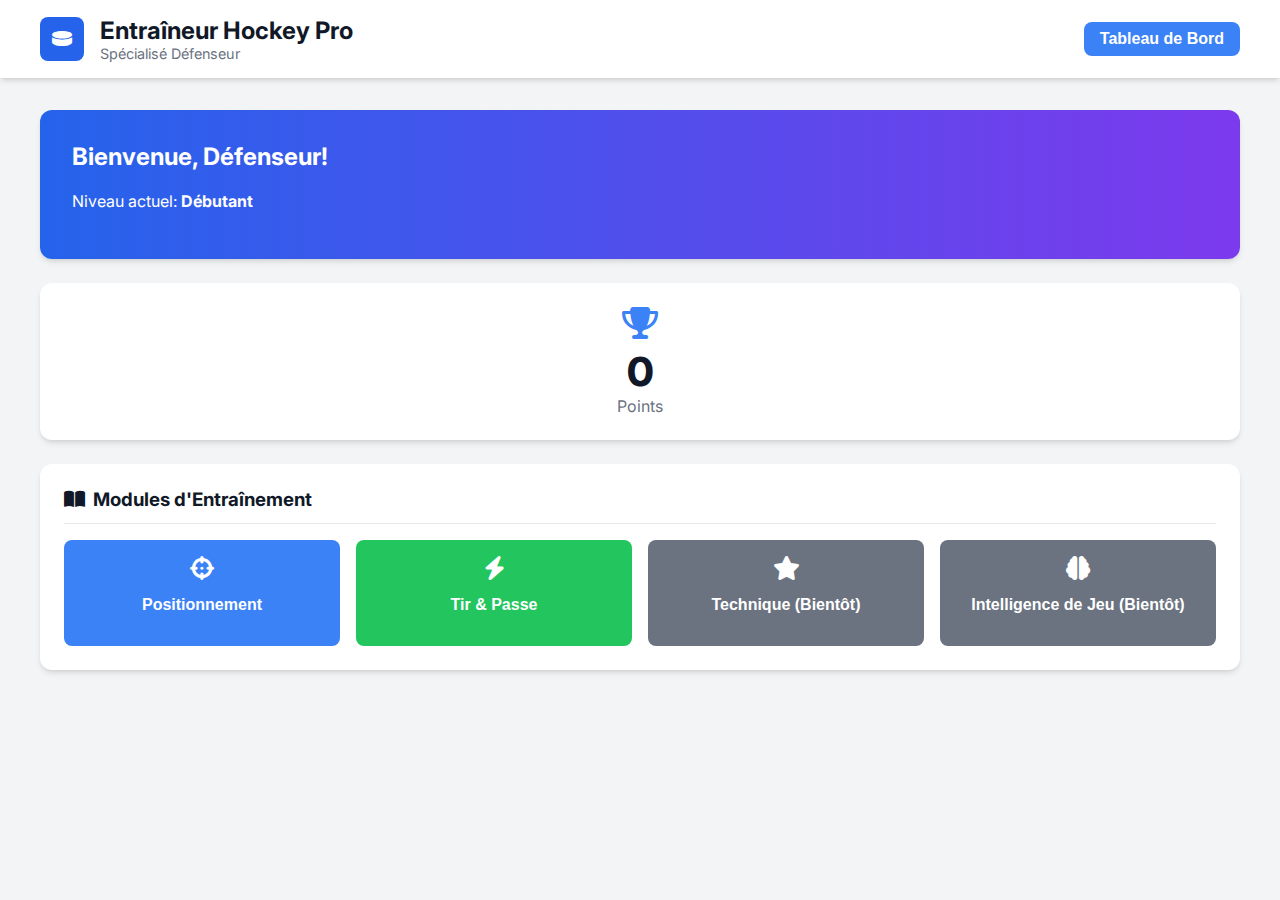
<file: index.html>
<!DOCTYPE html>
<html lang="fr">
<head>
    <meta charset="UTF-8">
    <meta name="viewport" content="width=device-width, initial-scale=1.0">
    <title>Entraîneur Hockey Pro - Défenseur</title>
    <!-- Les icônes depuis internet -->
    <link rel="stylesheet" href="https://cdnjs.cloudflare.com/ajax/libs/font-awesome/6.5.2/css/all.min.css">
    
    <!-- Le style (CSS) est maintenant directement ici -->
    <style>
        @import url('https://fonts.googleapis.com/css2?family=Inter:wght@400;600;700;800&display=swap');

        :root {
            --blue-100: #dbeafe; --blue-500: #3b82f6; --blue-600: #2563eb;
            --green-100: #dcfce7; --green-500: #22c55e; --green-600: #16a34a;
            --red-100: #fee2e2; --red-500: #ef4444; --red-600: #dc2626;
            --gray-50: #f9fafb; --gray-100: #f3f4f6; --gray-200: #e5e7eb;
            --gray-500: #6b7280; --gray-900: #111827;
            --white: #ffffff;
            --shadow: 0 4px 6px -1px rgb(0 0 0 / 0.1), 0 2px 4px -2px rgb(0 0 0 / 0.1);
            --shadow-lg: 0 10px 15px -3px rgb(0 0 0 / 0.1), 0 4px 6px -4px rgb(0 0 0 / 0.1);
        }

        body { font-family: 'Inter', sans-serif; background-color: var(--gray-100); color: var(--gray-900); margin: 0; }
        .hidden { display: none !important; }
        main { max-width: 1200px; margin: 2rem auto; padding: 0 2rem; }
        .view { animation: fadeIn 0.4s ease-in-out; }
        @keyframes fadeIn { from { opacity: 0; transform: translateY(10px); } to { opacity: 1; transform: translateY(0); } }

        header { background-color: var(--white); box-shadow: var(--shadow); padding: 1rem 2rem; position: sticky; top: 0; z-index: 10; }
        .header-container { max-width: 1200px; margin: auto; display: flex; justify-content: space-between; align-items: center; }
        .logo { display: flex; align-items: center; gap: 1rem; }
        .logo-icon-wrapper { background-color: var(--blue-600); color: var(--white); padding: 0.75rem; border-radius: 0.5rem; display: grid; place-items: center; font-size: 1.25rem; }
        .logo h1 { font-size: 1.5rem; margin: 0; }
        .logo p { color: var(--gray-500); margin: 0; font-size: 0.9rem; }
        .nav-btn { background: var(--blue-500); color: var(--white); border:none; padding: 0.5rem 1rem; font-size: 1rem; font-weight: 600; border-radius: 0.5rem; cursor: pointer; transition: background-color 0.2s; }
        .nav-btn:hover { background-color: var(--blue-600); }

        .card { background-color: var(--white); border-radius: 0.75rem; padding: 1.5rem; box-shadow: var(--shadow); margin-bottom: 1.5rem; }
        .card h2 { margin-top: 0; }
        .card h3 { margin-top: 0; border-bottom: 1px solid var(--gray-200); padding-bottom: 0.75rem; margin-bottom: 1rem; }
        .icon-left { margin-right: 0.5rem; }
        .welcome-banner { background: linear-gradient(to right, var(--blue-600), #7c3aed); color: var(--white); padding: 2rem; }
        .stats-grid { display: grid; grid-template-columns: repeat(auto-fit, minmax(150px, 1fr)); gap: 1.5rem; }
        .stat-card { text-align: center; }
        .stat-card .icon { font-size: 2rem; color: var(--blue-500); margin-bottom: 0.5rem; }
        .stat-value { font-size: 2.5rem; font-weight: 800; margin: 0; }
        .stat-label { color: var(--gray-500); margin: 0; }
        .font-bold { font-weight: 700; }

        .modules-grid { display: grid; grid-template-columns: repeat(auto-fit, minmax(200px, 1fr)); gap: 1rem; }
        .module-btn { color: var(--white); padding: 1rem; border: none; border-radius: 0.5rem; font-size: 1rem; font-weight: 600; cursor: pointer; transition: transform 0.2s, box-shadow 0.2s; text-align: center; }
        .module-btn:hover { transform: translateY(-3px); box-shadow: var(--shadow-lg); }
        .module-btn:disabled { background-color: var(--gray-500) !important; cursor: not-allowed; }
        .module-btn .icon { font-size: 1.5rem; margin-bottom: 0.5rem; display: block; }
        
        .exercise-list-item { display: flex; justify-content: space-between; align-items: center; padding: 1rem; border: 1px solid var(--gray-200); border-radius: 0.5rem; margin-bottom: 0.75rem; cursor: pointer; transition: border-color 0.2s, background-color 0.2s; }
        .exercise-list-item:hover { border-color: var(--blue-500); background-color: var(--gray-50); }
        .exercise-list-item.locked { background-color: var(--gray-50); color: var(--gray-500); cursor: not-allowed; }
        .exercise-list-item.locked:hover { border-color: var(--gray-200); }
        .exercise-title { font-weight: 600; }
        .exercise-level { font-size: 0.8rem; background-color: var(--gray-200); padding: 0.2rem 0.5rem; border-radius: 1rem; }
        .exercise-scenario { background-color: var(--gray-50); padding: 1rem; border-radius: 0.5rem; margin-bottom: 1.5rem; border-left: 4px solid var(--blue-500); }
        .feedback { padding: 1rem; border-radius: 0.5rem; margin-top: 1.5rem; font-weight: 600; }
        .feedback.correct { background-color: var(--green-100); color: var(--green-600); }
        .feedback.incorrect { background-color: var(--red-100); color: var(--red-600); }

        .btn { display: inline-flex; justify-content: center; align-items: center; padding: 0.6rem 1.2rem; font-size: 0.9rem; font-weight: 600; border: none; border-radius: 0.5rem; cursor: pointer; transition: background-color 0.2s; text-decoration: none; }
        .btn-blue { background-color: var(--blue-500); color: var(--white); }
        .btn-blue:hover { background-color: var(--blue-600); }
        .option-btn { display: block; width: 100%; text-align: left; padding: 0.75rem; margin-bottom: 0.5rem; border-radius: 0.5rem; border: 2px solid var(--gray-200); background-color: var(--white); cursor: pointer; transition: all 0.2s; }
        .option-btn:hover:not(:disabled) { border-color: var(--blue-500); background-color: var(--gray-50); }
        .option-btn.correct { border-color: var(--green-600) !important; background-color: var(--green-100) !important; }
        .option-btn.incorrect { border-color: var(--red-600) !important; background-color: var(--red-100) !important; }
        .btn:disabled, .option-btn:disabled { background-color: var(--gray-200); color: var(--gray-500); cursor: not-allowed; border-color: var(--gray-200); }

        .bg-blue { background-color: var(--blue-500); } .bg-green { background-color: var(--green-500); } .bg-purple { background-color: var(--purple-500); } .bg-orange { background-color: var(--orange-500); }
        .color-blue { color: var(--blue-500); } .color-green { color: var(--green-500); } .color-purple { color: var(--purple-500); } .color-orange { color: var(--orange-500); }
    </style>
</head>
<body>

    <header>
        <div class="header-container">
            <div class="logo">
                <div class="logo-icon-wrapper"><i class="fa-solid fa-hockey-puck"></i></div>
                <div><h1>Entraîneur Hockey Pro</h1><p>Spécialisé Défenseur</p></div>
            </div>
            <nav><button id="nav-dashboard-btn" class="nav-btn">Tableau de Bord</button></nav>
        </div>
    </header>

    <main id="main-content">
        <!-- Vue 1: Tableau de Bord -->
        <div id="dashboard-view" class="view">
            <div class="welcome-banner card">
                <h2>Bienvenue, Défenseur!</h2>
                <p>Niveau actuel: <span class="font-bold" id="level-display"></span></p>
            </div>
            <div class="stats-grid">
                <div class="stat-card card"><i class="fa-solid fa-trophy icon"></i><p class="stat-value" id="points-display"></p><p class="stat-label">Points</p></div>
            </div>
            <div class="card">
                <h3><i class="fa-solid fa-book-open icon-left"></i>Modules d'Entraînement</h3>
                <div class="modules-grid" id="modules-container"></div>
            </div>
        </div>

        <!-- Vue 2: Liste des exercices -->
        <div id="module-view" class="view hidden"></div>

        <!-- Vue 3: Exercice individuel -->
        <div id="exercise-view" class="view hidden"></div>
    </main>

    <!-- Le JavaScript est maintenant directement ici -->
    <script>
        document.addEventListener("DOMContentLoaded", () => {
            console.log("Le script tout-en-un est chargé et fonctionne !");
            
            // --- CONFIGURATION & DONNÉES ---
            const config = {
                levels: ["Débutant", "Intermédiaire", "Avancé", "Elite"],
                modules: [
                    { id: "positionnement", title: "Positionnement", icon: "fa-solid fa-crosshairs", color: "blue" },
                    { id: "tirPasse", title: "Tir & Passe", icon: "fa-solid fa-bolt", color: "green" },
                    { id: "technique", title: "Technique", icon: "fa-solid fa-star", color: "purple", isLocked: true },
                    { id: "intelligence", title: "Intelligence de Jeu", icon: "fa-solid fa-brain", color: "orange", isLocked: true },
                ],
                exercises: {
                    positionnement: [
                        { id:"pos1", title: "Situation 2 contre 1", level: "Débutant", scenario: "L'adversaire arrive à 2 contre vous. Votre bâton doit couper la ligne de passe pendant que votre corps contrôle le porteur.", question: "Votre priorité ?", options: ["Attaquer le porteur", "Couper la ligne de passe", "Reculer"], correct: 1, explanation: "Priorité n°1 : empêcher la passe. Cela force le porteur à prendre un tir d'un angle plus difficile.", points: 10 },
                        { id:"pos3", title: "'Pincer' à la ligne bleue", level: "Intermédiaire", scenario: "La rondelle longe la bande en zone offensive. Vous pouvez 'pincer' pour la conserver en zone.", question: "Quand pincer ?", options: ["Toujours", "Si sûr de la récupérer", "Jamais"], correct: 1, explanation: "Un pinch est une décision à haut risque. Ne le tentez que si vous êtes certain du succès.", points: 20 },
                    ],
                    tirPasse: [
                        { id:"tir1", title: "Passe de sortie de zone", level: "Débutant", scenario: "Vous êtes sous pression dans le coin de la patinoire. Votre ailier est sur la bande.", question: "Passe la plus sûre ?", options: ["Passe au centre", "Passe indirecte via la bande", "Dégagement en cloche"], correct: 1, explanation: "La passe indirecte le long de la bande est la plus fiable et la plus enseignée sous pression.", points: 10 },
                    ]
                }
            };

            // --- ÉTAT DU JOUEUR ---
            let state = { currentLevel: "Débutant", points: 0 };

            // --- ÉLÉMENTS DU DOM ---
            const views = {
                dashboard: document.getElementById('dashboard-view'),
                module: document.getElementById('module-view'),
                exercise: document.getElementById('exercise-view'),
            };
            const displays = {
                level: document.getElementById('level-display'),
                points: document.getElementById('points-display'),
            };
            const navDashboardBtn = document.getElementById('nav-dashboard-btn');
            
            // --- LOGIQUE PRINCIPALE ---
            const saveState = () => localStorage.setItem("hockeyTrainerState", JSON.stringify(state));
            const loadState = () => {
                const saved = localStorage.getItem("hockeyTrainerState");
                if (saved) state = JSON.parse(saved);
            };
            const switchView = (viewName) => {
                Object.values(views).forEach(v => v.classList.add('hidden'));
                if (views[viewName]) views[viewName].classList.remove('hidden');
            };

            // --- FONCTIONS DE RENDU ---
            const renderDashboard = () => {
                displays.level.textContent = state.currentLevel;
                displays.points.textContent = state.points;
                const modulesContainer = document.getElementById('modules-container');
                modulesContainer.innerHTML = config.modules.map(mod => `
                    <button class="module-btn bg-${mod.color}" data-module-id="${mod.id}" ${mod.isLocked ? 'disabled' : ''}>
                        <i class="${mod.icon} icon"></i>
                        <p>${mod.title} ${mod.isLocked ? '(Bientôt)' : ''}</p>
                    </button>
                `).join('');
                document.querySelectorAll('.module-btn').forEach(btn => {
                    if (!btn.disabled) btn.addEventListener('click', () => renderModuleView(btn.dataset.moduleId));
                });
                switchView('dashboard');
            };

            const renderModuleView = (moduleId) => {
                const module = config.modules.find(m => m.id === moduleId);
                const exercises = config.exercises[moduleId] || [];
                views.module.innerHTML = `
                    <div class="card">
                        <h2 class="color-${module.color}"><i class="${module.icon} icon-left"></i>${module.title}</h2>
                        <div class="exercise-list">
                            ${exercises.length > 0 ? exercises.map(ex => {
                                const isLocked = config.levels.indexOf(ex.level) > config.levels.indexOf(state.currentLevel);
                                return `<div class="exercise-list-item ${isLocked ? 'locked' : ''}" data-exercise-id="${ex.id}" data-module-id="${moduleId}">
                                    <div>
                                        <p class="exercise-title">${ex.title}</p>
                                        <span class="exercise-level">${ex.level}</span>
                                    </div>
                                    ${isLocked ? `<i class="fa-solid fa-lock"></i>` : `<i class="fa-solid fa-chevron-right"></i>`}
                                </div>`;
                            }).join('') : '<p>Aucun exercice pour ce module pour le moment.</p>'}
                        </div>
                    </div>`;
                document.querySelectorAll('.exercise-list-item:not(.locked)').forEach(item => {
                    item.addEventListener('click', () => renderExerciseView(item.dataset.moduleId, item.dataset.exerciseId));
                });
                switchView('module');
            };

            const renderExerciseView = (moduleId, exerciseId) => {
                const exercise = config.exercises[moduleId].find(ex => ex.id === exerciseId);
                views.exercise.innerHTML = `
                    <div class="card">
                        <h2>${exercise.title}</h2>
                        <p class="exercise-scenario">${exercise.scenario}</p>
                        <h3>${exercise.question}</h3>
                        <div class="options-container">
                            ${exercise.options.map((opt, i) => `<button class="option-btn" data-index="${i}">${opt}</button>`).join('')}
                        </div>
                        <div class="feedback-container"></div>
                    </div>`;
                document.querySelectorAll('.option-btn').forEach(btn => {
                    btn.addEventListener('click', (e) => handleAnswer(e, exercise));
                });
                switchView('exercise');
            };

            const handleAnswer = (event, exercise) => {
                const selectedIndex = parseInt(event.target.dataset.index);
                const feedbackContainer = views.exercise.querySelector('.feedback-container');
                document.querySelectorAll('.option-btn').forEach(b => b.disabled = true);
                if (selectedIndex === exercise.correct) {
                    state.points += exercise.points;
                    event.target.classList.add('correct');
                    feedbackContainer.innerHTML = `<div class="feedback correct"><p><strong>Bonne réponse ! (+${exercise.points} points)</strong></p><p>${exercise.explanation}</p></div>`;
                } else {
                    event.target.classList.add('incorrect');
                    views.exercise.querySelector(`.option-btn[data-index='${exercise.correct}']`).classList.add('correct');
                    feedbackContainer.innerHTML = `<div class="feedback incorrect"><p><strong>Mauvaise réponse.</strong></p><p>${exercise.explanation}</p></div>`;
                }
                saveState();
                feedbackContainer.innerHTML += `<button id="back-to-dashboard-after-exercise" class="btn btn-blue" style="margin-top: 1rem;">Retour au Tableau de Bord</button>`;
                document.getElementById('back-to-dashboard-after-exercise').addEventListener('click', renderDashboard);
            };

            // --- INITIALISATION ---
            navDashboardBtn.addEventListener('click', renderDashboard);
            loadState();
            renderDashboard();
        });
    </script>
</body>
</html>
</file>
